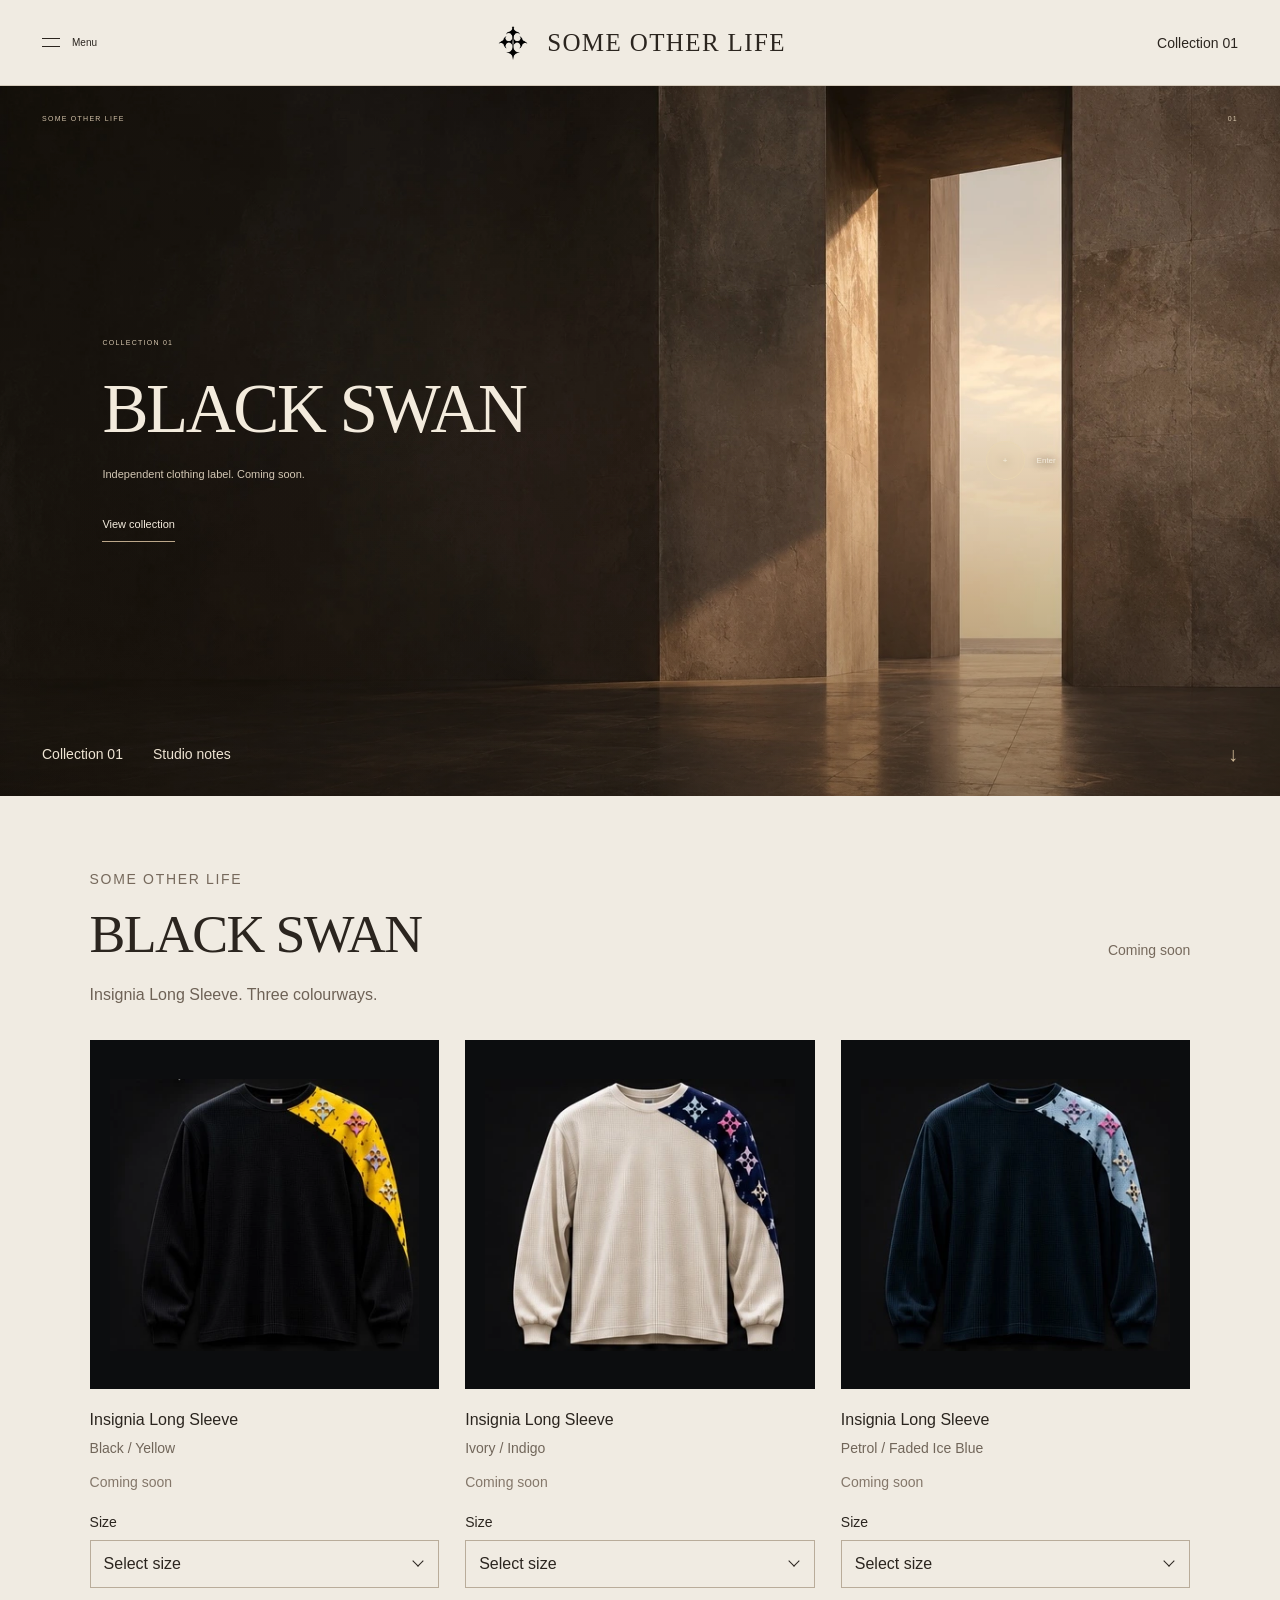
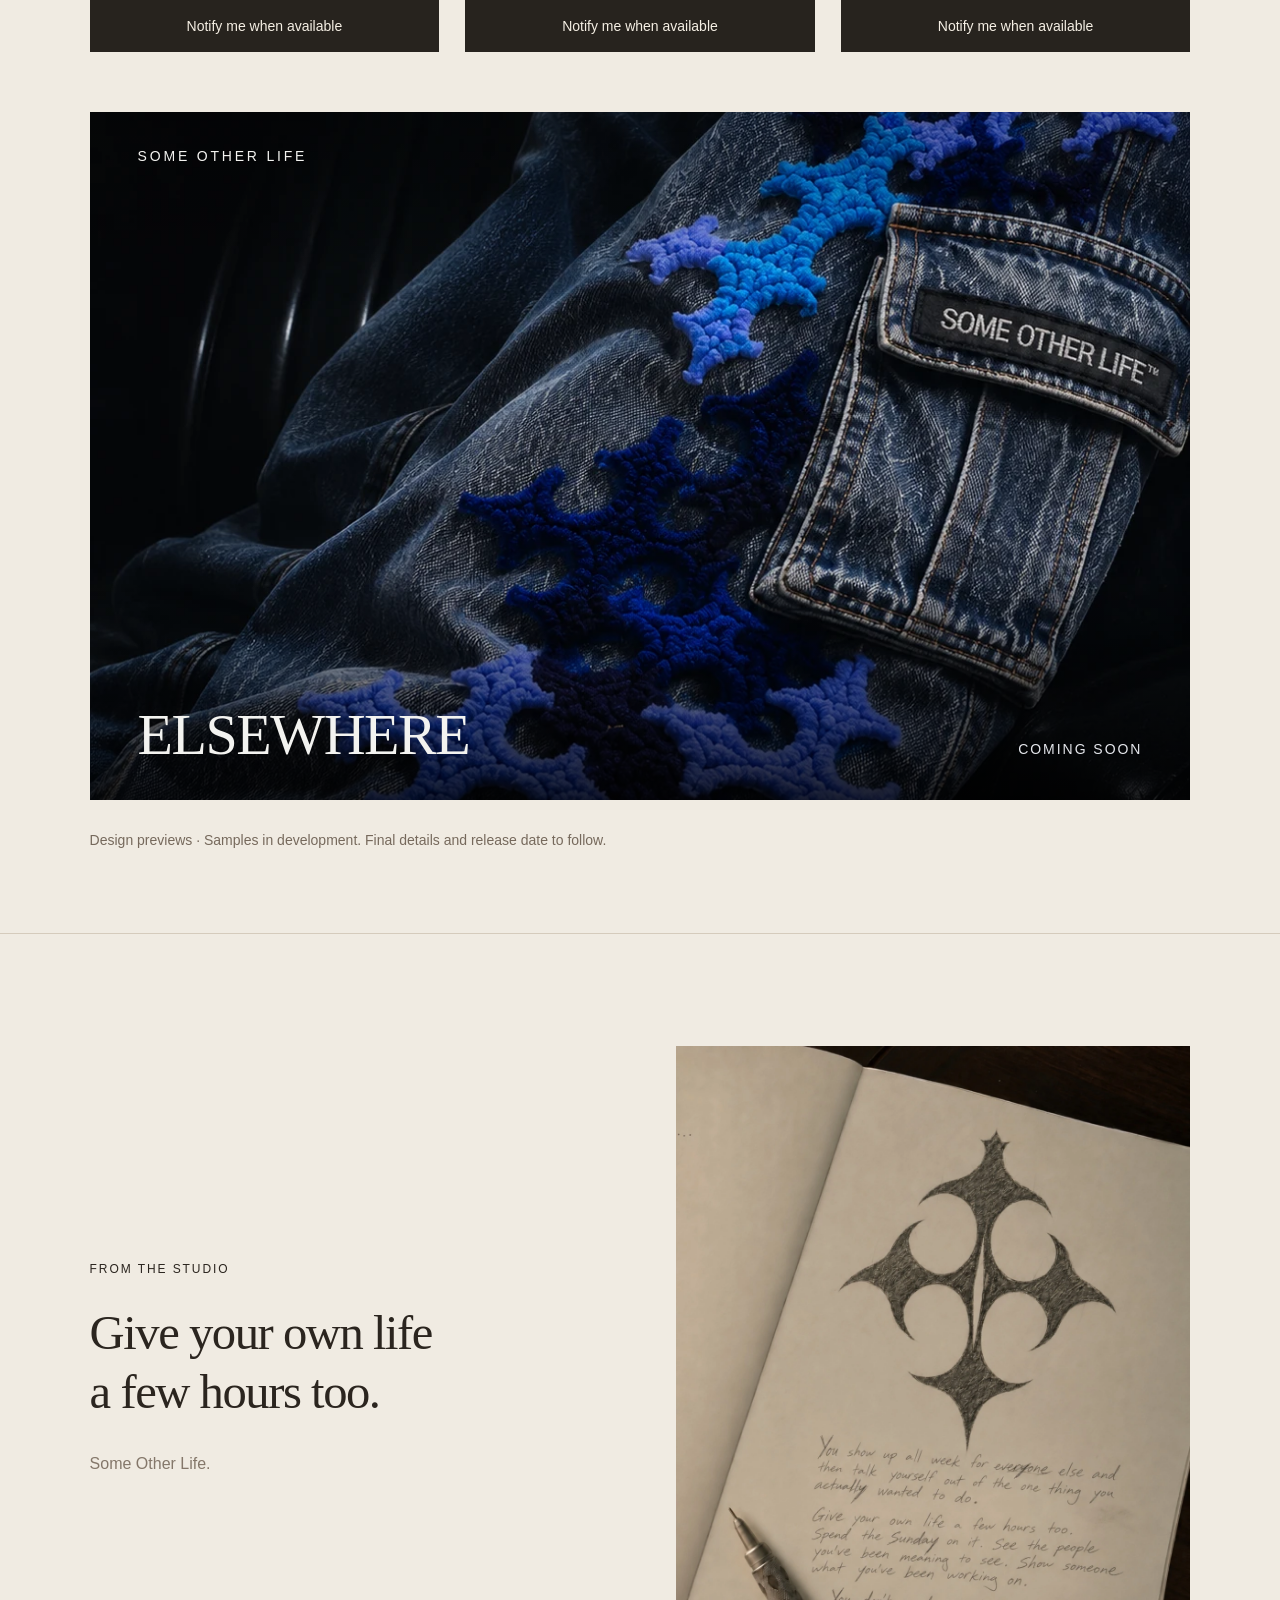
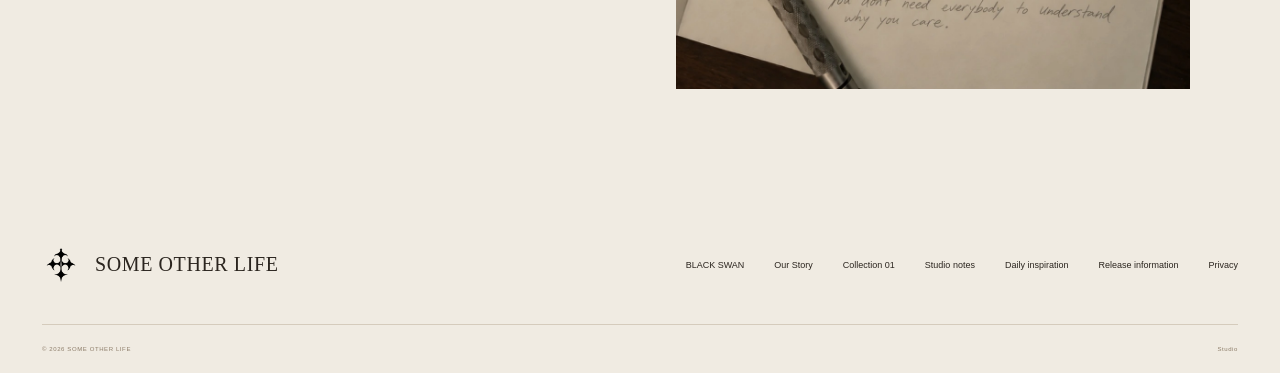
<file: index.html>
<!doctype html>
<html lang="en"><head><meta charset="UTF-8"/><meta name="viewport" content="width=device-width,initial-scale=1.0"/><title>SOME OTHER LIFE — Independent Clothing Label</title><meta name="description" content="An independent clothing label. Collection 01 — BLACK SWAN."/><link rel="canonical" href="https://someotherlife.studio/"/><meta property="og:url" content="https://someotherlife.studio/"/><meta property="og:site_name" content="SOME OTHER LIFE"/><script type="application/ld+json">{"@context":"https://schema.org","@graph":[{"@type":"Organization","@id":"https://someotherlife.studio/#organization","name":"SOME OTHER LIFE","url":"https://someotherlife.studio/","logo":"https://someotherlife.studio/assets/official-insignia.png","description":"An independent clothing label. Collection 01 — BLACK SWAN.","email":"someotherlifetm@gmail.com","sameAs":["https://www.instagram.com/someotherlifestudio/"]},{"@type":"WebSite","@id":"https://someotherlife.studio/#website","name":"SOME OTHER LIFE","url":"https://someotherlife.studio/","publisher":{"@id":"https://someotherlife.studio/#organization"}}]}</script><link rel="icon" href="/favicon.png" type="image/png" sizes="256x256"/><meta property="og:title" content="SOME OTHER LIFE — Independent Clothing Label"/><meta property="og:description" content="An independent clothing label. Collection 01 — BLACK SWAN."/><meta property="og:image" content="https://someotherlife.studio/assets/social.jpg"/><meta property="og:type" content="website"/><meta name="twitter:card" content="summary_large_image"/>  <script type="module" crossorigin src="/assets/index-BWo45tri.js"></script>
  <link rel="stylesheet" crossorigin href="/assets/index-CnQUhE2J.css">
</head><body class="antialiased"><div id="root"><link rel="preload" as="image" href="/assets/official-insignia.png"/><link rel="preload" as="image" href="/assets/entrance.webp" fetchPriority="high"/><a class="skip-link" href="#main">Skip to content</a><header class="site-header"><button class="nav-button menu-toggle" aria-label="Open menu" aria-haspopup="dialog"><span class="menu-lines" aria-hidden="true"></span><span>Menu</span></button><a class="brand" href="/" aria-label="Some Other Life home"><img class="brand-emblem" src="/assets/official-insignia.png" alt="" width="38" height="44"/><span>SOME OTHER LIFE</span></a><a class="nav-button shop-nav-link" href="#collection-preview">Collection 01</a></header><main id="main"><section class="hero scene-0" aria-labelledby="hero-title"><img class="hero-image" src="/assets/entrance.webp" alt="A warm stone doorway opening into golden light" width="1536" height="1024" fetchPriority="high"/><div class="hero-shade"></div><div class="hero-label"><span>SOME OTHER LIFE</span><span>01</span></div><div class="hero-copy"><p class="eyebrow">COLLECTION 01</p><h1 id="hero-title">BLACK SWAN</h1><p class="hero-description">Independent clothing label. Coming soon.</p><a class="hero-link" href="#collection-preview">View collection</a></div><button class="door-hotspot" aria-label="View Collection 01"><span aria-hidden="true">+</span><span>Enter</span></button><div class="hero-bottom"><nav class="shop-section-nav" aria-label="Explore"><a href="#collection-preview">Collection 01</a><a href="#studio-notes">Studio notes</a></nav><a href="#collection-preview" class="scroll-link" aria-label="Scroll to Collection 01">↓</a></div></section><section class="collection-shop section-wrap" id="collection-preview" aria-labelledby="collection-title"><div class="shop-heading"><div><p class="eyebrow">SOME OTHER LIFE</p><h2 id="collection-title">BLACK SWAN</h2></div><span class="shop-release-status">Coming soon</span></div><p class="shop-description">Insignia Long Sleeve. Three colourways.</p><div class="product-grid"><article class="product-card" aria-labelledby="product-black-yellow"><div class="product-square"><img src="/assets/collection-01-black-yellow.svg" alt="Insignia Long Sleeve design preview in black / yellow" width="330" height="290" loading="lazy" decoding="async"/></div><div class="product-info"><h3 id="product-black-yellow">Insignia Long Sleeve</h3><p class="product-colour">Black / Yellow</p><p class="product-availability">Coming soon</p><label class="product-size-label" for="size-black-yellow">Size</label><div class="product-size-wrap"><select id="size-black-yellow" aria-label="Size for Black / Yellow" aria-invalid="false"><option value="" disabled="" selected="">Select size</option><option value="XS">XS</option><option value="S">S</option><option value="M">M</option><option value="L">L</option><option value="XL">XL</option><option value="XXL">XXL</option></select></div><button type="button" class="product-notify" aria-expanded="false" aria-controls="availability-signup">Notify me when available</button></div></article><article class="product-card" aria-labelledby="product-ivory-indigo"><div class="product-square"><img src="/assets/collection-01-ivory-indigo.svg" alt="Insignia Long Sleeve design preview in ivory / indigo" width="330" height="290" loading="lazy" decoding="async"/></div><div class="product-info"><h3 id="product-ivory-indigo">Insignia Long Sleeve</h3><p class="product-colour">Ivory / Indigo</p><p class="product-availability">Coming soon</p><label class="product-size-label" for="size-ivory-indigo">Size</label><div class="product-size-wrap"><select id="size-ivory-indigo" aria-label="Size for Ivory / Indigo" aria-invalid="false"><option value="" disabled="" selected="">Select size</option><option value="XS">XS</option><option value="S">S</option><option value="M">M</option><option value="L">L</option><option value="XL">XL</option><option value="XXL">XXL</option></select></div><button type="button" class="product-notify" aria-expanded="false" aria-controls="availability-signup">Notify me when available</button></div></article><article class="product-card" aria-labelledby="product-petrol-ice"><div class="product-square"><img src="/assets/collection-01-petrol-ice.svg" alt="Insignia Long Sleeve design preview in petrol / faded ice blue" width="330" height="290" loading="lazy" decoding="async"/></div><div class="product-info"><h3 id="product-petrol-ice">Insignia Long Sleeve</h3><p class="product-colour">Petrol / Faded Ice Blue</p><p class="product-availability">Coming soon</p><label class="product-size-label" for="size-petrol-ice">Size</label><div class="product-size-wrap"><select id="size-petrol-ice" aria-label="Size for Petrol / Faded Ice Blue" aria-invalid="false"><option value="" disabled="" selected="">Select size</option><option value="XS">XS</option><option value="S">S</option><option value="M">M</option><option value="L">L</option><option value="XL">XL</option><option value="XXL">XXL</option></select></div><button type="button" class="product-notify" aria-expanded="false" aria-controls="availability-signup">Notify me when available</button></div></article></div><section class="denim-feature" aria-labelledby="elsewhere-title"><div class="denim-feature-visual"><img src="/assets/elsewhere-night-study-1120.webp" srcSet="/assets/elsewhere-night-study-640.webp 640w, /assets/elsewhere-night-study-1120.webp 1120w" sizes="(max-width: 700px) 100vw, 86vw" alt="A close detail of blue chenille insignia and washed-indigo cargo denim draped across black leather at night" width="1120" height="1400" loading="lazy" decoding="async"/></div><div class="denim-feature-content"><p class="denim-feature-index">SOME OTHER LIFE</p><div class="denim-feature-bottom"><h3 id="elsewhere-title">ELSEWHERE</h3><p class="denim-feature-coming">COMING SOON</p></div></div></section><p class="shop-preview-note">Design previews · Samples in development. Final details and release date to follow.</p></section><section class="studio-notes section-wrap" id="studio-notes" aria-labelledby="notes-title"><div class="studio-note-copy"><p class="eyebrow">FROM THE STUDIO</p><h2 id="notes-title">Give your own life<br/>a few hours too.</h2><p>Some Other Life.</p></div><img class="studio-notes-image" src="/assets/studio-notes.webp" alt="An open notebook with a sketch of the Some Other Life emblem" width="1122" height="1402" loading="lazy" decoding="async"/></section></main><footer class="site-footer"><a class="footer-brand" href="#" aria-label="Some Other Life, back to top"><img src="/assets/official-insignia.png" alt="" width="38" height="44"/>SOME OTHER LIFE</a><nav aria-label="Footer"><a href="/black-swan.html">BLACK SWAN</a><a href="/about.html">Our Story</a><a href="#collection-preview">Collection 01</a><a href="#studio-notes">Studio notes</a><button>Daily inspiration</button><button>Release information</button><button>Privacy</button></nav><div class="footer-bottom"><span>© <!-- -->2026<!-- --> SOME OTHER LIFE</span><a href="/studio">Studio</a></div></footer><details class="daily-note" id="daily-note"><summary class="daily-note-trigger" aria-label="Daily inspiration"><img class="daily-note-emblem" src="/assets/official-insignia.png" alt="" width="32" height="32"/><span class="daily-note-meta"><span class="daily-note-label">DAILY INSPIRATION</span><span class="daily-note-person">VIRGIL ABLOH</span></span><span class="daily-note-expand" aria-hidden="true">+</span></summary><div class="daily-note-content"><div class="daily-note-date"><time>A new note each day</time></div><p class="daily-note-kind">A REFLECTION ON VIRGIL ABLOH</p><blockquote>The world you&#x27;re looking for might not exist yet. You don&#x27;t have to wait for someone to invite you into it. Build the version you&#x27;ve been imagining, make the details mean something, and trust that one day somebody else will find a piece of themselves in what you created.</blockquote><p class="daily-note-influence">VIRGIL ABLOH — “You can do it, too.”</p><div class="daily-note-credit"><span>WORDS / <strong>SOME OTHER LIFE</strong></span><a href="https://d3uqg2ap1kpnl9.cloudfront.net/wp-content/uploads/2022/01/21104954/shownotes_FW22_def_1.pdf" target="_blank" rel="noopener noreferrer">View source</a></div><p class="daily-note-schedule">New at midnight · Queensland time</p></div></details><dialog class="menu-dialog" aria-labelledby="menu-title"><div class="menu-panel"><div class="dialog-top"><span id="menu-title" class="eyebrow">SOME OTHER LIFE</span><button class="icon-button" aria-label="Close menu"><svg aria-hidden="true" width="22" height="22" viewBox="0 0 24 24"><path d="m5 5 14 14M19 5 5 19" stroke="currentColor" stroke-width="1.2"></path></svg></button></div><nav aria-label="Main navigation"><a href="#collection-preview">Collection 01</a><a href="#studio-notes">Studio notes</a><button>Daily inspiration</button></nav></div></dialog><dialog class="info-dialog" aria-labelledby="info-title"><div class="info-content"><div class="dialog-top"><span class="eyebrow">SOME OTHER LIFE</span><button class="icon-button" aria-label="Close information"><svg aria-hidden="true" width="22" height="22" viewBox="0 0 24 24"><path d="m5 5 14 14M19 5 5 19" stroke="currentColor" stroke-width="1.2"></path></svg></button></div><h2 id="info-title">Collection 01</h2><p>Collection 01 is in development. The release date, final prices and details will be announced before orders open.</p><p>An availability signup does not reserve a garment or create an order.</p><button class="product-notify">View collection</button></div></dialog></div></body></html>
</file>
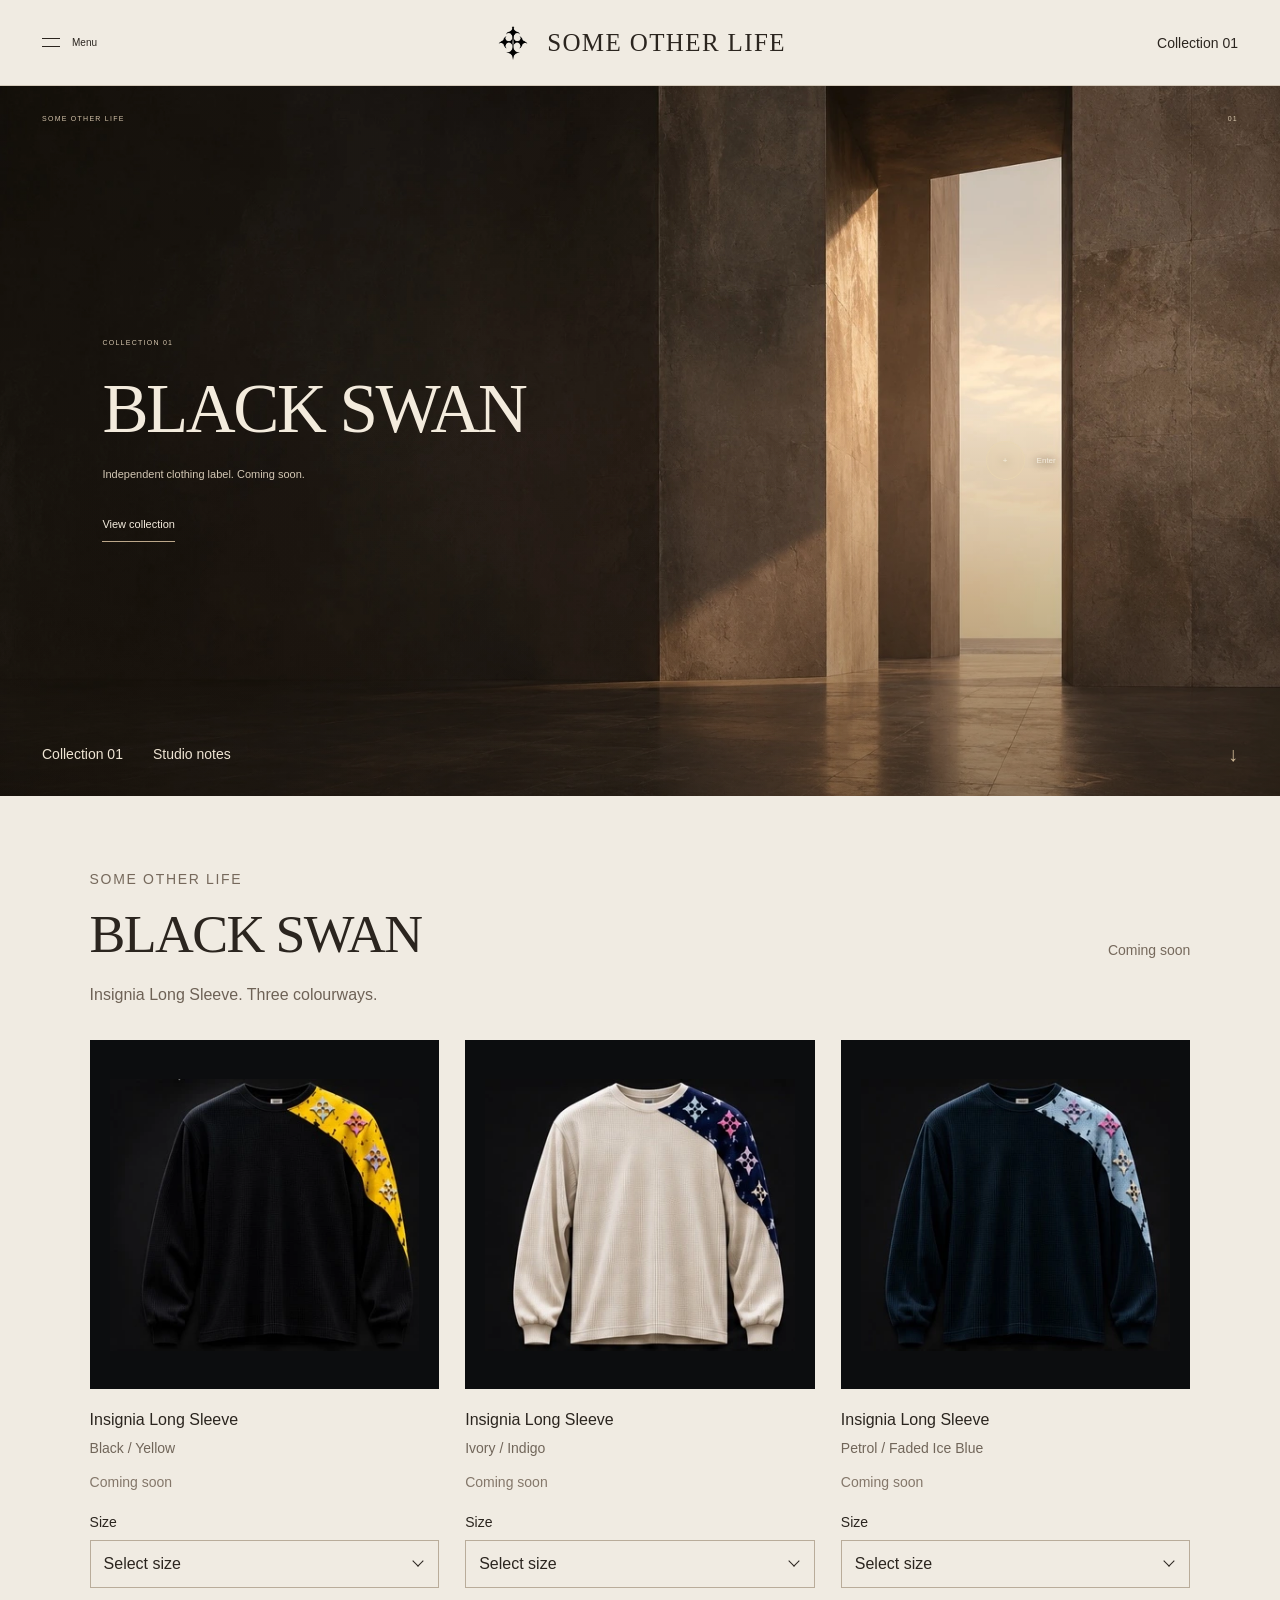
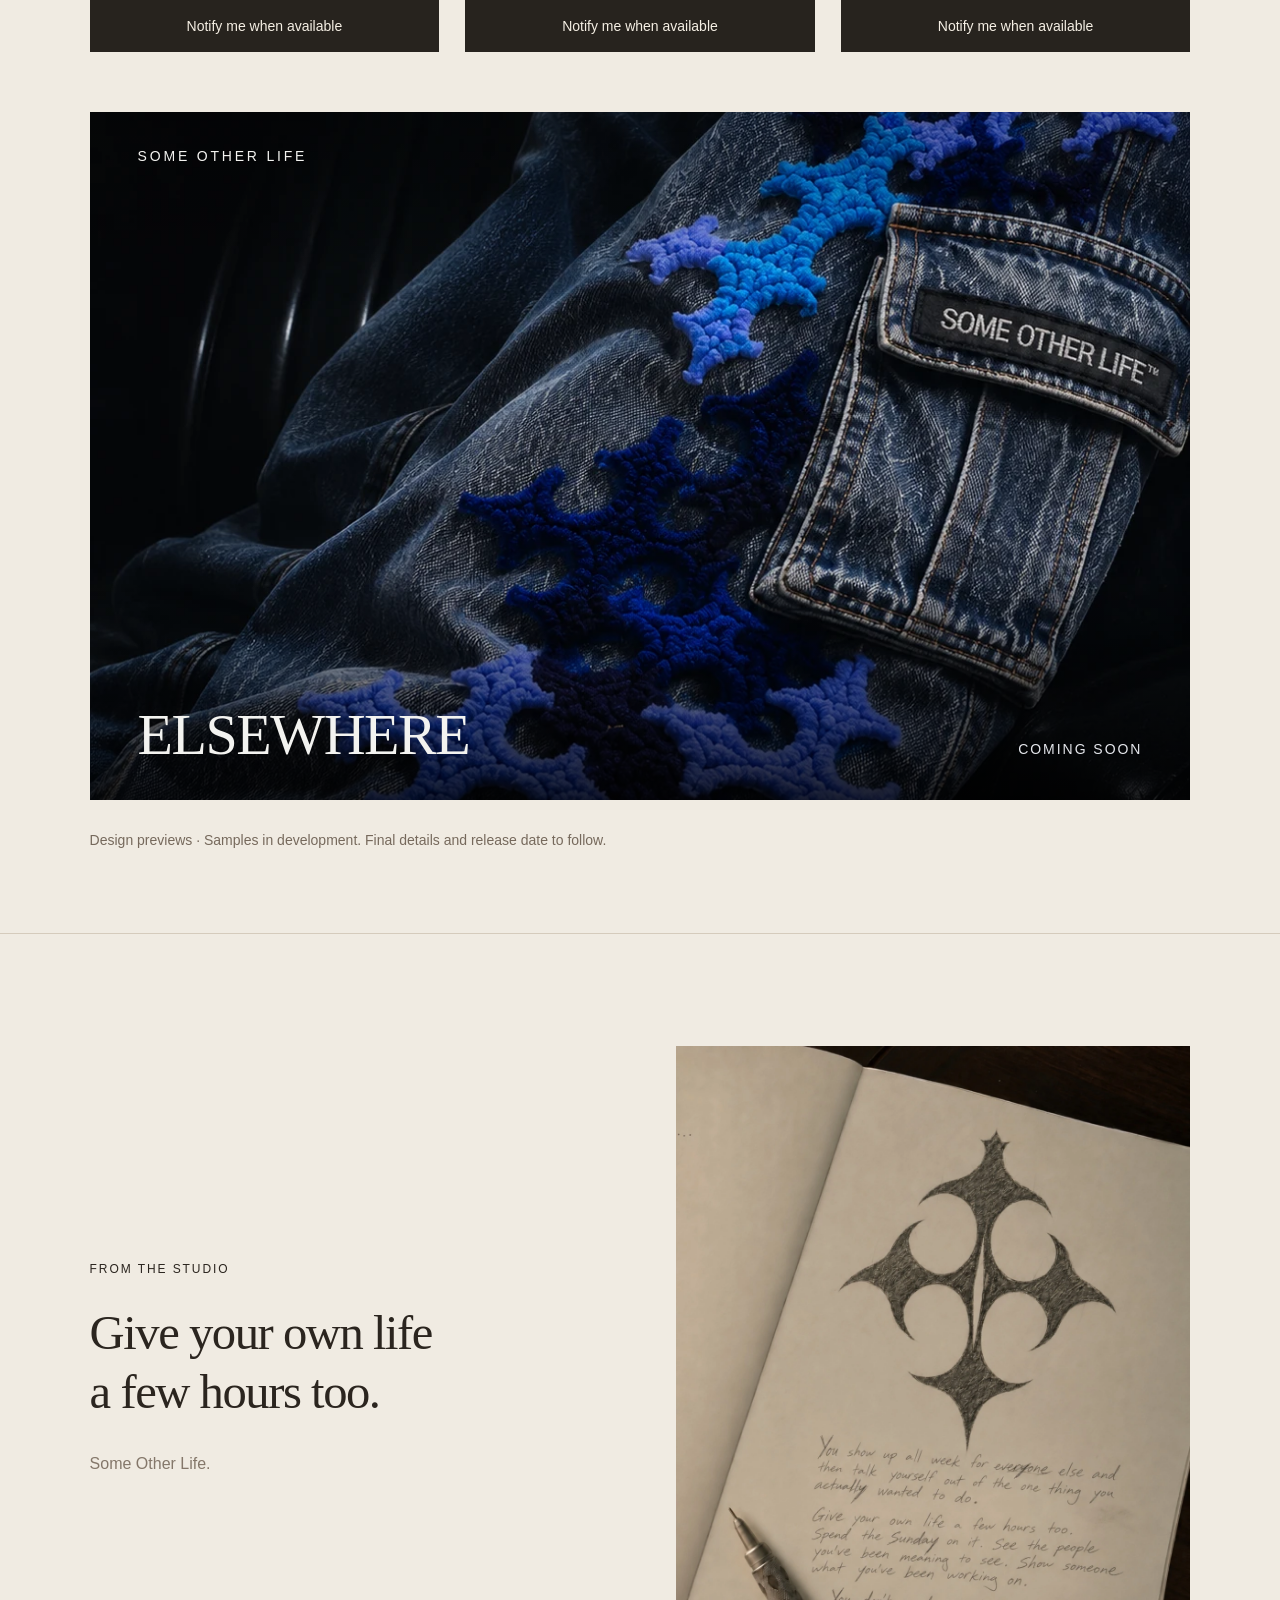
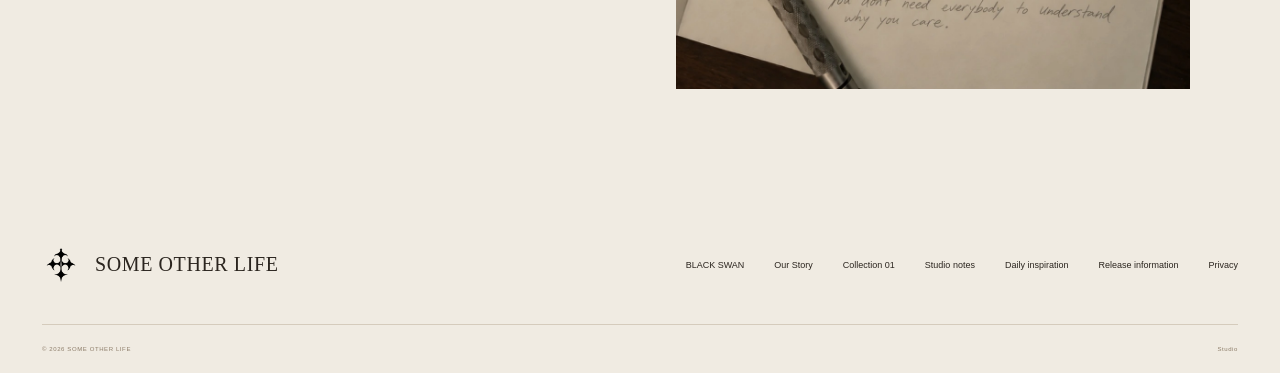
<file: privacy-request/index.html>
<!doctype html>
<html lang="en"><head><meta charset="UTF-8"/><meta name="viewport" content="width=device-width,initial-scale=1.0"/><title>SOME OTHER LIFE — Collection 01</title><meta name="description" content="Some Other Life. Collection 01. Discover the first details and receive release updates."/><link rel="canonical" href="https://someotherlife.studio/privacy-request"/><link rel="icon" href="/favicon.png"/><meta property="og:title" content="SOME OTHER LIFE — Collection 01"/><meta property="og:description" content="Collection 01. Coming soon."/><meta property="og:image" content="https://someotherlife.studio/assets/social.jpg"/><meta property="og:type" content="website"/><meta name="twitter:card" content="summary_large_image"/>  <script type="module" crossorigin src="/assets/index-BWo45tri.js"></script>
  <link rel="stylesheet" crossorigin href="/assets/index-CnQUhE2J.css">
</head><body class="antialiased"><div id="root"><main class="studio-page"><a href="/">← Some Other Life</a><p class="eyebrow">YOUR DETAILS</p><h1>Leave the release list.</h1><p>Enter the email address you registered with to ask the studio to remove your release-list registration.</p><form class="release-form" style="max-width:450px"><label for="privacy-email" class="field-label">Email address</label><input id="privacy-email" type="email" required="" maxLength="254" autoComplete="email" name="email"/><div class="bot-field" aria-hidden="true"><input tabindex="-1" autoComplete="off" name="website"/></div><button class="button button-dark" type="submit">Request removal</button></form><p><a href="/">Return to the collection</a></p></main></div></body></html>
</file>
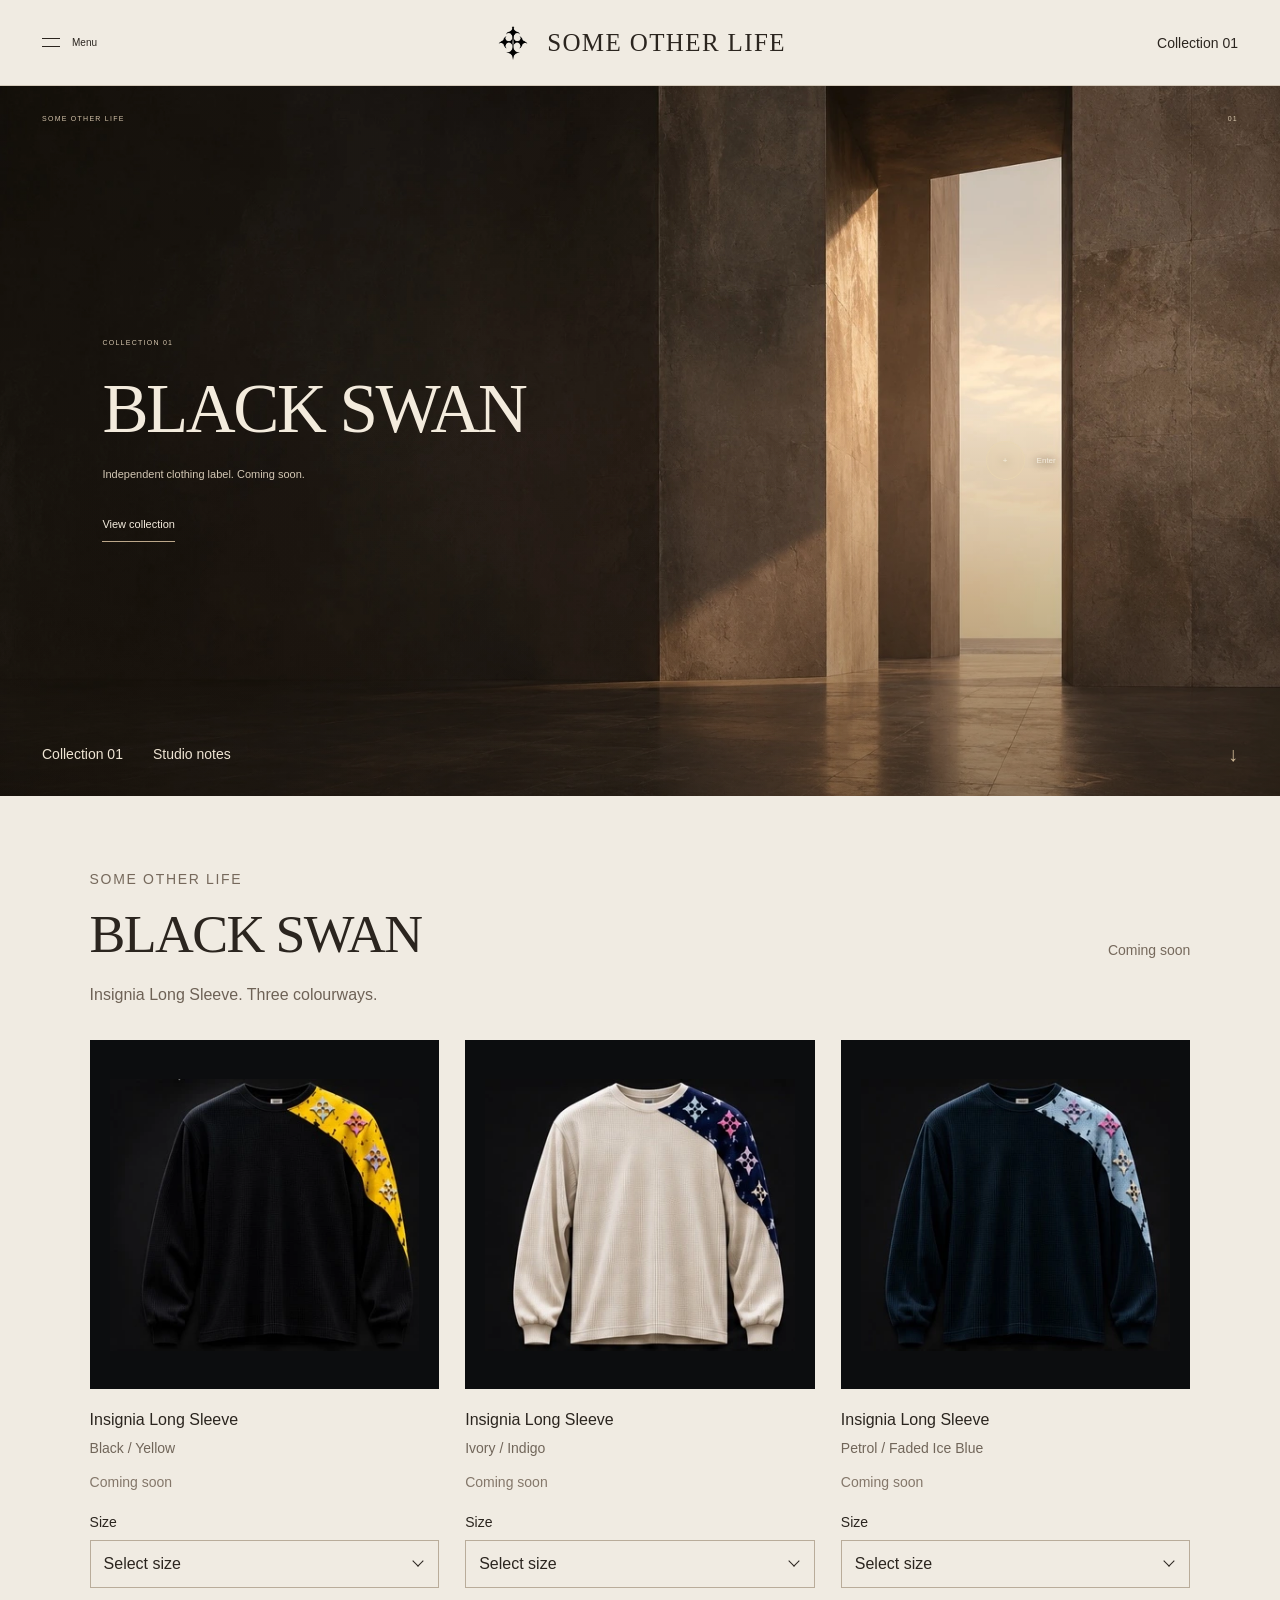
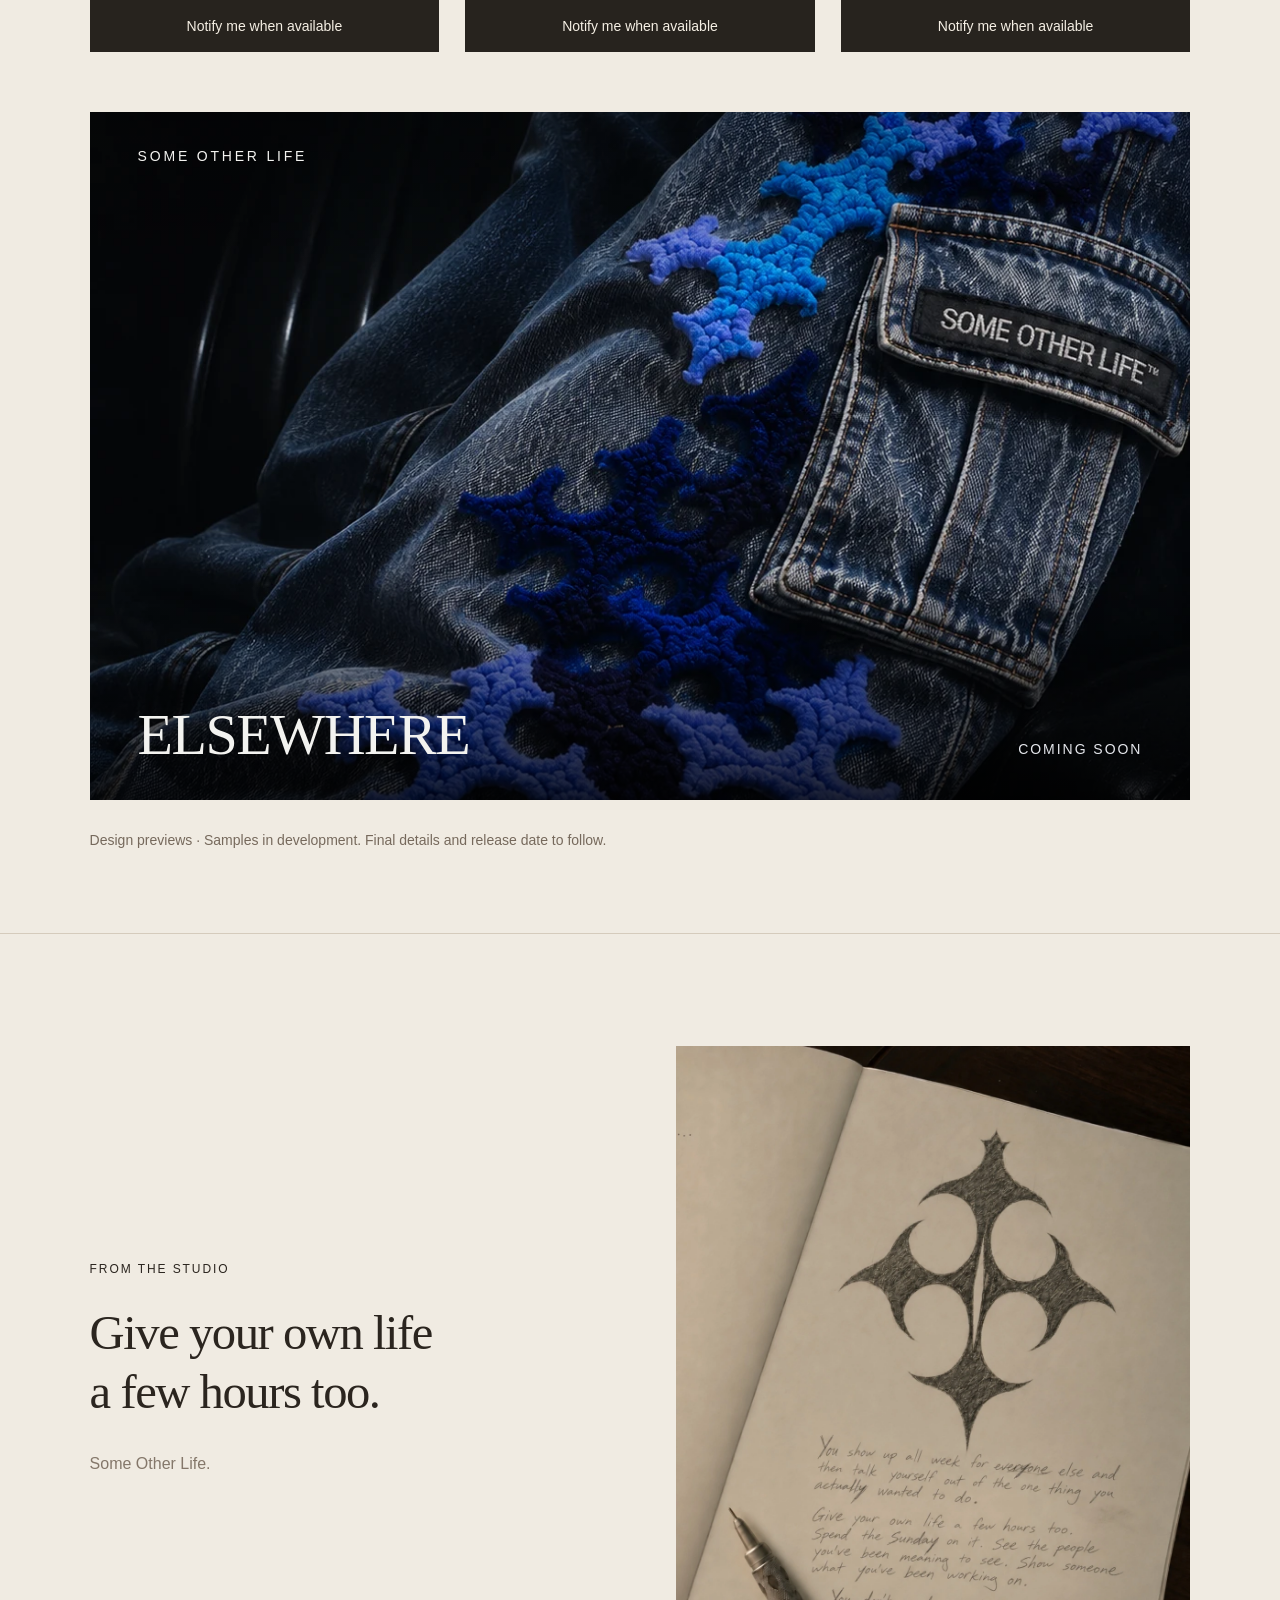
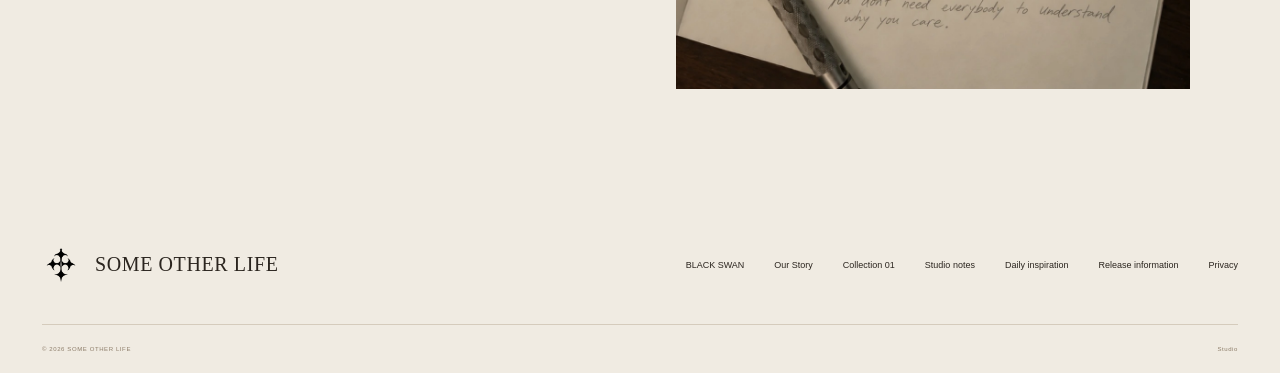
<file: unsubscribe/index.html>
<!doctype html>
<html lang="en"><head><meta charset="UTF-8"/><meta name="viewport" content="width=device-width,initial-scale=1.0"/><title>SOME OTHER LIFE — Collection 01</title><meta name="description" content="Some Other Life. Collection 01. Discover the first details and receive release updates."/><link rel="canonical" href="https://someotherlife.studio/unsubscribe"/><link rel="icon" href="/favicon.png"/><meta property="og:title" content="SOME OTHER LIFE — Collection 01"/><meta property="og:description" content="Collection 01. Coming soon."/><meta property="og:image" content="https://someotherlife.studio/assets/social.jpg"/><meta property="og:type" content="website"/><meta name="twitter:card" content="summary_large_image"/>  <script type="module" crossorigin src="/assets/index-BWo45tri.js"></script>
  <link rel="stylesheet" crossorigin href="/assets/index-CnQUhE2J.css">
</head><body class="antialiased"><div id="root"><main class="studio-page"><p class="eyebrow">SOME OTHER LIFE</p><h1>Leave the release list?</h1><p>Confirm below to remove your email and collection preferences.</p><button class="button button-dark">Unsubscribe</button><p><a href="/">Return to Some Other Life</a></p></main></div></body></html>
</file>
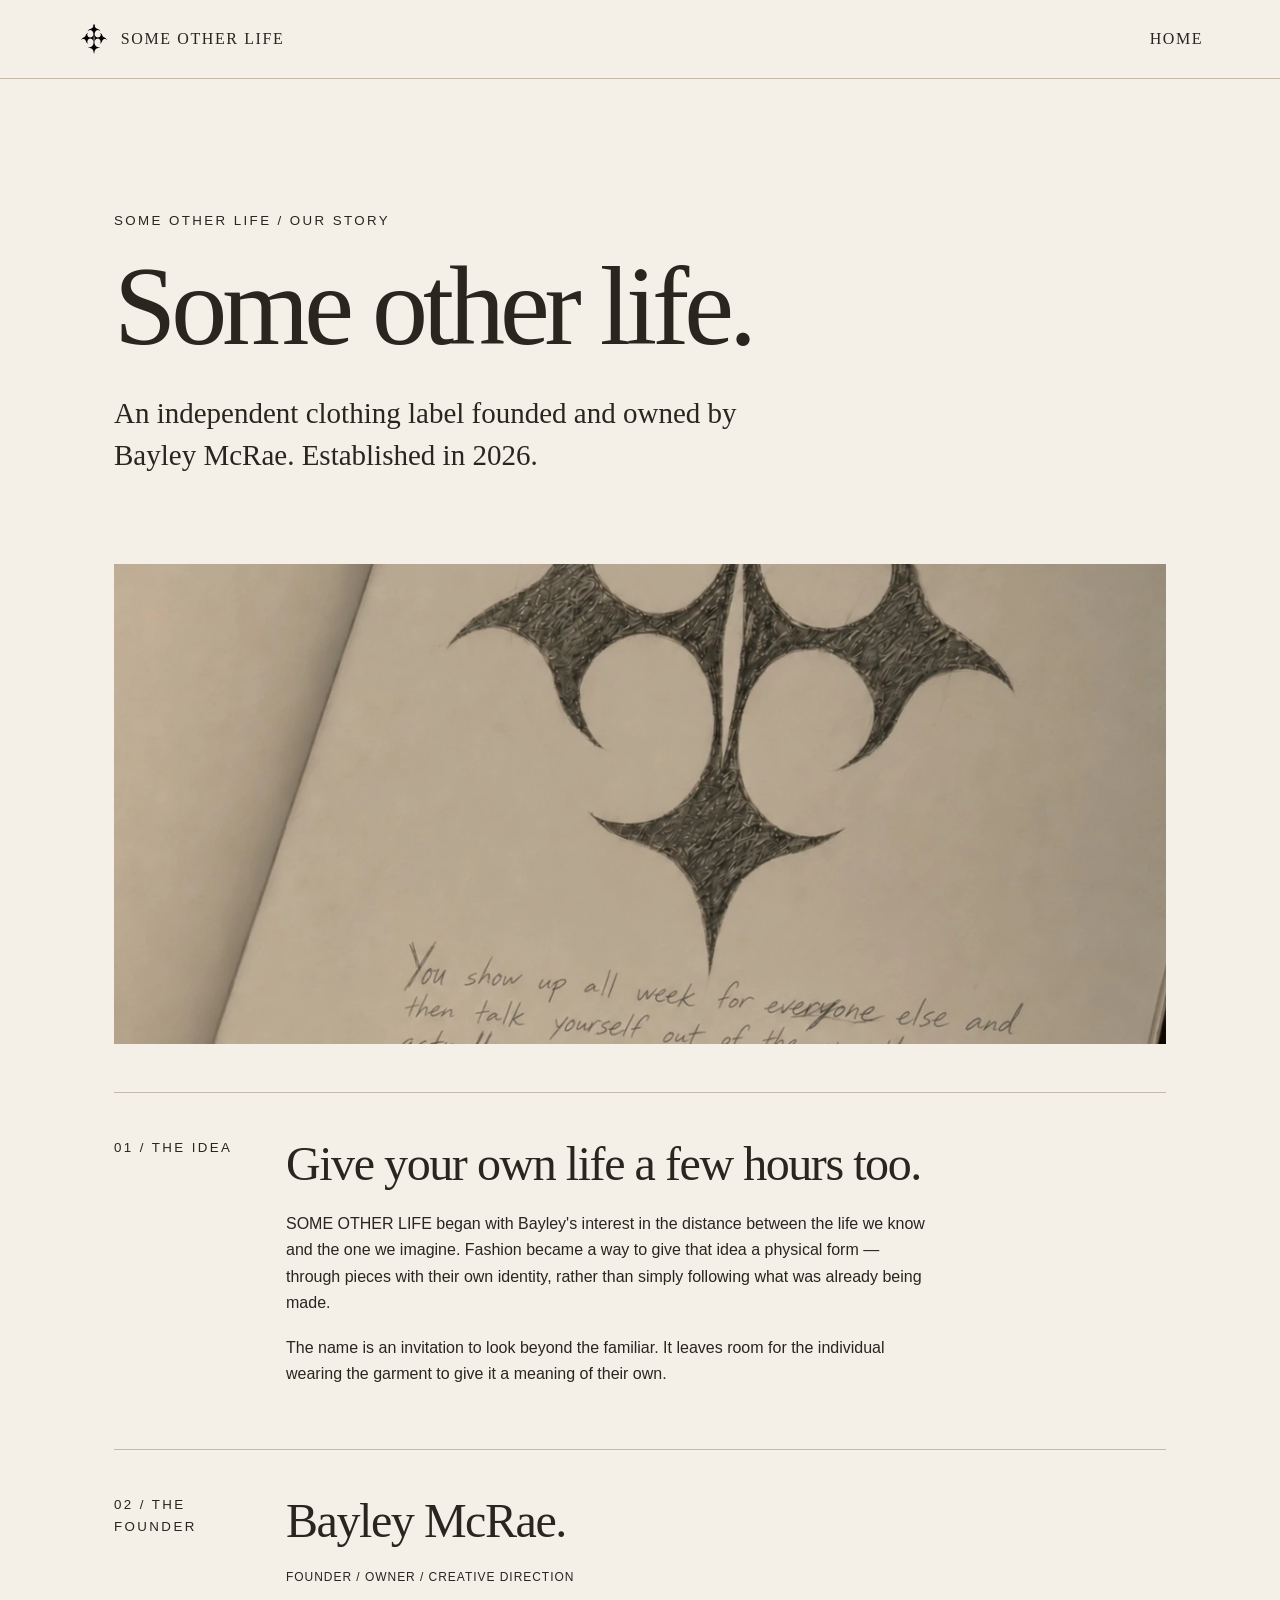
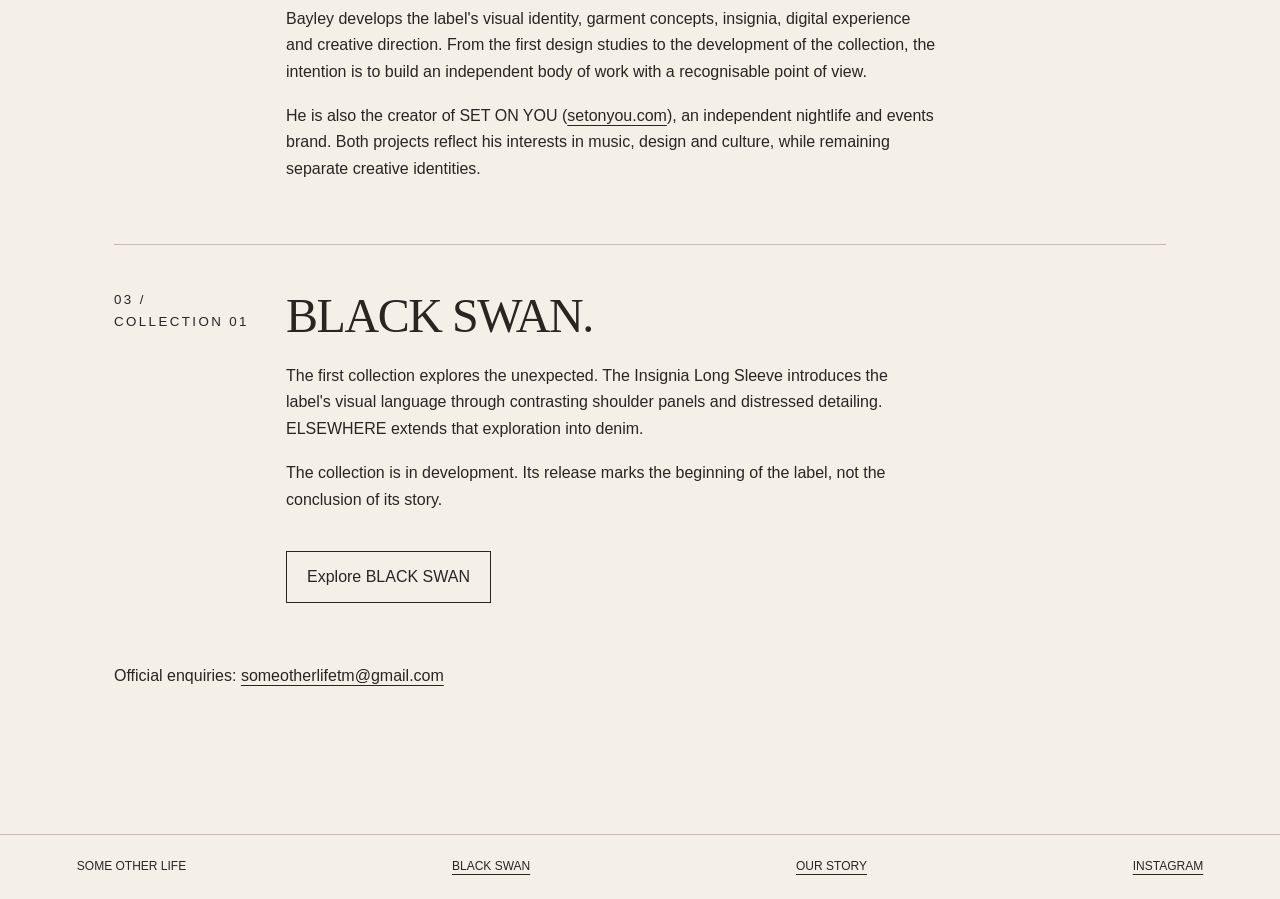
<file: about.html>
<!doctype html><html lang="en"><head><meta charset="utf-8"><meta name="viewport" content="width=device-width,initial-scale=1"><title>OUR STORY — SOME OTHER LIFE</title><meta name="description" content="SOME OTHER LIFE is an independent clothing label founded and owned by Bayley McRae. Collection 01 — BLACK SWAN."><link rel="canonical" href="https://someotherlife.studio/about.html"><link rel="icon" href="/favicon.png" sizes="256x256" type="image/png"><meta property="og:site_name" content="SOME OTHER LIFE"><meta property="og:title" content="OUR STORY — SOME OTHER LIFE"><meta property="og:description" content="SOME OTHER LIFE is an independent clothing label founded and owned by Bayley McRae. Collection 01 — BLACK SWAN."><meta property="og:url" content="https://someotherlife.studio/about.html"><style>*{box-sizing:border-box}body{margin:0;background:#f4f0e8;color:#29251f;font:16px/1.65 Arial,sans-serif}header,footer{display:flex;align-items:center;justify-content:space-between;gap:20px;padding:22px clamp(22px,6vw,90px);border-bottom:1px solid #c6bbaa}header a{display:flex;align-items:center;gap:10px;text-decoration:none;letter-spacing:.1em;font:16px Georgia,serif}header img{width:34px;height:34px;object-fit:contain}a{color:inherit;text-underline-offset:4px}main{max-width:1100px;margin:auto;padding:clamp(60px,10vw,140px) 24px}h1{font:normal clamp(48px,10vw,112px)/.95 Georgia,serif;letter-spacing:-.045em;margin:20px 0 32px}p{max-width:650px}small{letter-spacing:.18em;text-transform:uppercase}.grid{display:grid;grid-template-columns:repeat(3,minmax(0,1fr));gap:14px;margin:35px 0}.grid img{width:100%;height:auto;display:block}.grid p{font-size:13px}.cta{display:inline-block;border:1px solid #29251f;padding:12px 20px;text-decoration:none;margin-top:20px}footer{flex-wrap:wrap;border-top:1px solid #c6bbaa;border-bottom:0;font-size:12px}@media(max-width:600px){.grid{grid-template-columns:1fr 1fr}header a{font-size:13px}}.story-chapter{display:grid;grid-template-columns:140px minmax(0,1fr);gap:32px;padding:44px 0;border-top:1px solid #c6bbaa}.story-chapter h2{font:normal clamp(28px,4.5vw,48px)/1.12 Georgia,serif;letter-spacing:-.03em;margin:0 0 20px}.story-chapter p{margin:0 0 18px}.story-lead{font:normal clamp(20px,3vw,29px)/1.45 Georgia,serif;margin-bottom:64px}.story-photo{width:100%;max-height:480px;object-fit:cover;margin:24px 0 40px}.story-credit{margin:0 0 40px;letter-spacing:.08em;font-size:12px;text-transform:uppercase}@media(max-width:650px){.story-chapter{grid-template-columns:1fr;gap:10px;padding:30px 0}}</style></head><body><header><a href="/"><img src="/assets/official-insignia.png" alt="">SOME OTHER LIFE</a><a href="/">HOME</a></header><main><small>SOME OTHER LIFE / OUR STORY</small><h1>Some other life.</h1><p class="story-lead">An independent clothing label founded and owned by Bayley McRae. Established in 2026.</p><img class="story-photo" src="/assets/studio-notes.webp" alt="Design notes and insignia studies from the studio" width="1122" height="1402" loading="lazy"><section class="story-chapter"><small>01 / THE IDEA</small><div><h2>Give your own life a few hours too.</h2><p>SOME OTHER LIFE began with Bayley's interest in the distance between the life we know and the one we imagine. Fashion became a way to give that idea a physical form — through pieces with their own identity, rather than simply following what was already being made.</p><p>The name is an invitation to look beyond the familiar. It leaves room for the individual wearing the garment to give it a meaning of their own.</p></div></section><section class="story-chapter"><small>02 / THE FOUNDER</small><div><h2>Bayley McRae.</h2><p class="story-credit">Founder / Owner / Creative Direction</p><p>Bayley develops the label's visual identity, garment concepts, insignia, digital experience and creative direction. From the first design studies to the development of the collection, the intention is to build an independent body of work with a recognisable point of view.</p><p>He is also the creator of SET ON YOU (<a href="https://setonyou.com/" rel="nofollow">setonyou.com</a>), an independent nightlife and events brand. Both projects reflect his interests in music, design and culture, while remaining separate creative identities.</p></div></section><section class="story-chapter"><small>03 / COLLECTION 01</small><div><h2>BLACK SWAN.</h2><p>The first collection explores the unexpected. The Insignia Long Sleeve introduces the label's visual language through contrasting shoulder panels and distressed detailing. ELSEWHERE extends that exploration into denim.</p><p>The collection is in development. Its release marks the beginning of the label, not the conclusion of its story.</p><a class="cta" href="/black-swan.html">Explore BLACK SWAN</a></div></section><p>Official enquiries: <a href="mailto:someotherlifetm@gmail.com">someotherlifetm@gmail.com</a></p></main><footer><span>SOME OTHER LIFE</span><a href="/black-swan.html">BLACK SWAN</a><a href="/about.html">OUR STORY</a><a href="https://www.instagram.com/someotherlifestudio/">INSTAGRAM</a></footer></body></html>
</file>
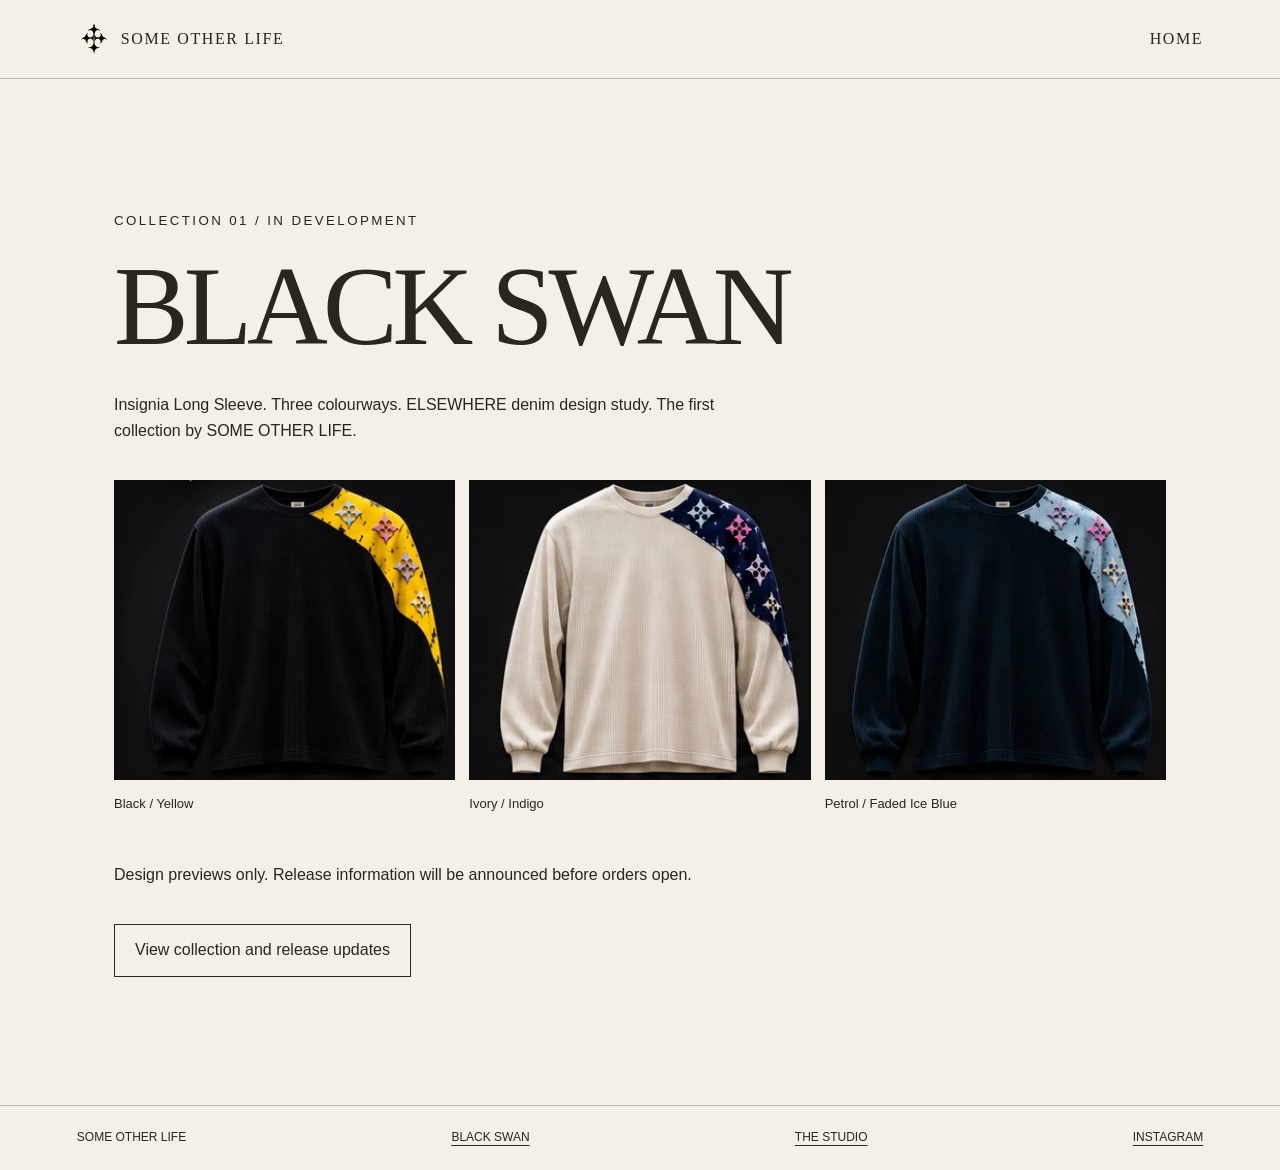
<file: black-swan.html>
<!doctype html><html lang="en"><head><meta charset="utf-8"><meta name="viewport" content="width=device-width,initial-scale=1"><title>BLACK SWAN — SOME OTHER LIFE</title><meta name="description" content="Collection 01 by SOME OTHER LIFE. Insignia Long Sleeve and ELSEWHERE denim design studies."><link rel="canonical" href="https://someotherlife.studio/black-swan.html"><link rel="icon" href="/favicon.png" sizes="256x256" type="image/png"><meta property="og:site_name" content="SOME OTHER LIFE"><meta property="og:title" content="BLACK SWAN — SOME OTHER LIFE"><meta property="og:description" content="Collection 01 by SOME OTHER LIFE. Insignia Long Sleeve and ELSEWHERE denim design studies."><meta property="og:url" content="https://someotherlife.studio/black-swan.html"><style>*{box-sizing:border-box}body{margin:0;background:#f4f0e8;color:#29251f;font:16px/1.65 Arial,sans-serif}header,footer{display:flex;align-items:center;justify-content:space-between;gap:20px;padding:22px clamp(22px,6vw,90px);border-bottom:1px solid #c6bbaa}header a{display:flex;align-items:center;gap:10px;text-decoration:none;letter-spacing:.1em;font:16px Georgia,serif}header img{width:34px;height:34px;object-fit:contain}a{color:inherit;text-underline-offset:4px}main{max-width:1100px;margin:auto;padding:clamp(60px,10vw,140px) 24px}h1{font:normal clamp(48px,10vw,112px)/.95 Georgia,serif;letter-spacing:-.045em;margin:20px 0 32px}p{max-width:650px}small{letter-spacing:.18em;text-transform:uppercase}.grid{display:grid;grid-template-columns:repeat(3,minmax(0,1fr));gap:14px;margin:35px 0}.grid img{width:100%;height:auto;display:block}.grid p{font-size:13px}.cta{display:inline-block;border:1px solid #29251f;padding:12px 20px;text-decoration:none;margin-top:20px}footer{flex-wrap:wrap;border-top:1px solid #c6bbaa;border-bottom:0;font-size:12px}@media(max-width:600px){.grid{grid-template-columns:1fr 1fr}header a{font-size:13px}}</style></head><body><header><a href="/"><img src="/assets/official-insignia.png" alt="">SOME OTHER LIFE</a><a href="/">HOME</a></header><main><small>COLLECTION 01 / IN DEVELOPMENT</small><h1>BLACK SWAN</h1><p>Insignia Long Sleeve. Three colourways. ELSEWHERE denim design study. The first collection by SOME OTHER LIFE.</p><div class="grid"><div><img src="/assets/collection-01-black-yellow.svg" alt="Insignia Long Sleeve — Black / Yellow"><p>Black / Yellow</p></div><div><img src="/assets/collection-01-ivory-indigo.svg" alt="Insignia Long Sleeve — Ivory / Indigo"><p>Ivory / Indigo</p></div><div><img src="/assets/collection-01-petrol-ice.svg" alt="Insignia Long Sleeve — Petrol / Faded Ice Blue"><p>Petrol / Faded Ice Blue</p></div></div><p>Design previews only. Release information will be announced before orders open.</p><a class="cta" href="/#collection-preview">View collection and release updates</a></main><footer><span>SOME OTHER LIFE</span><a href="/black-swan.html">BLACK SWAN</a><a href="/about.html">THE STUDIO</a><a href="https://www.instagram.com/someotherlifestudio/">INSTAGRAM</a></footer></body></html>
</file>
